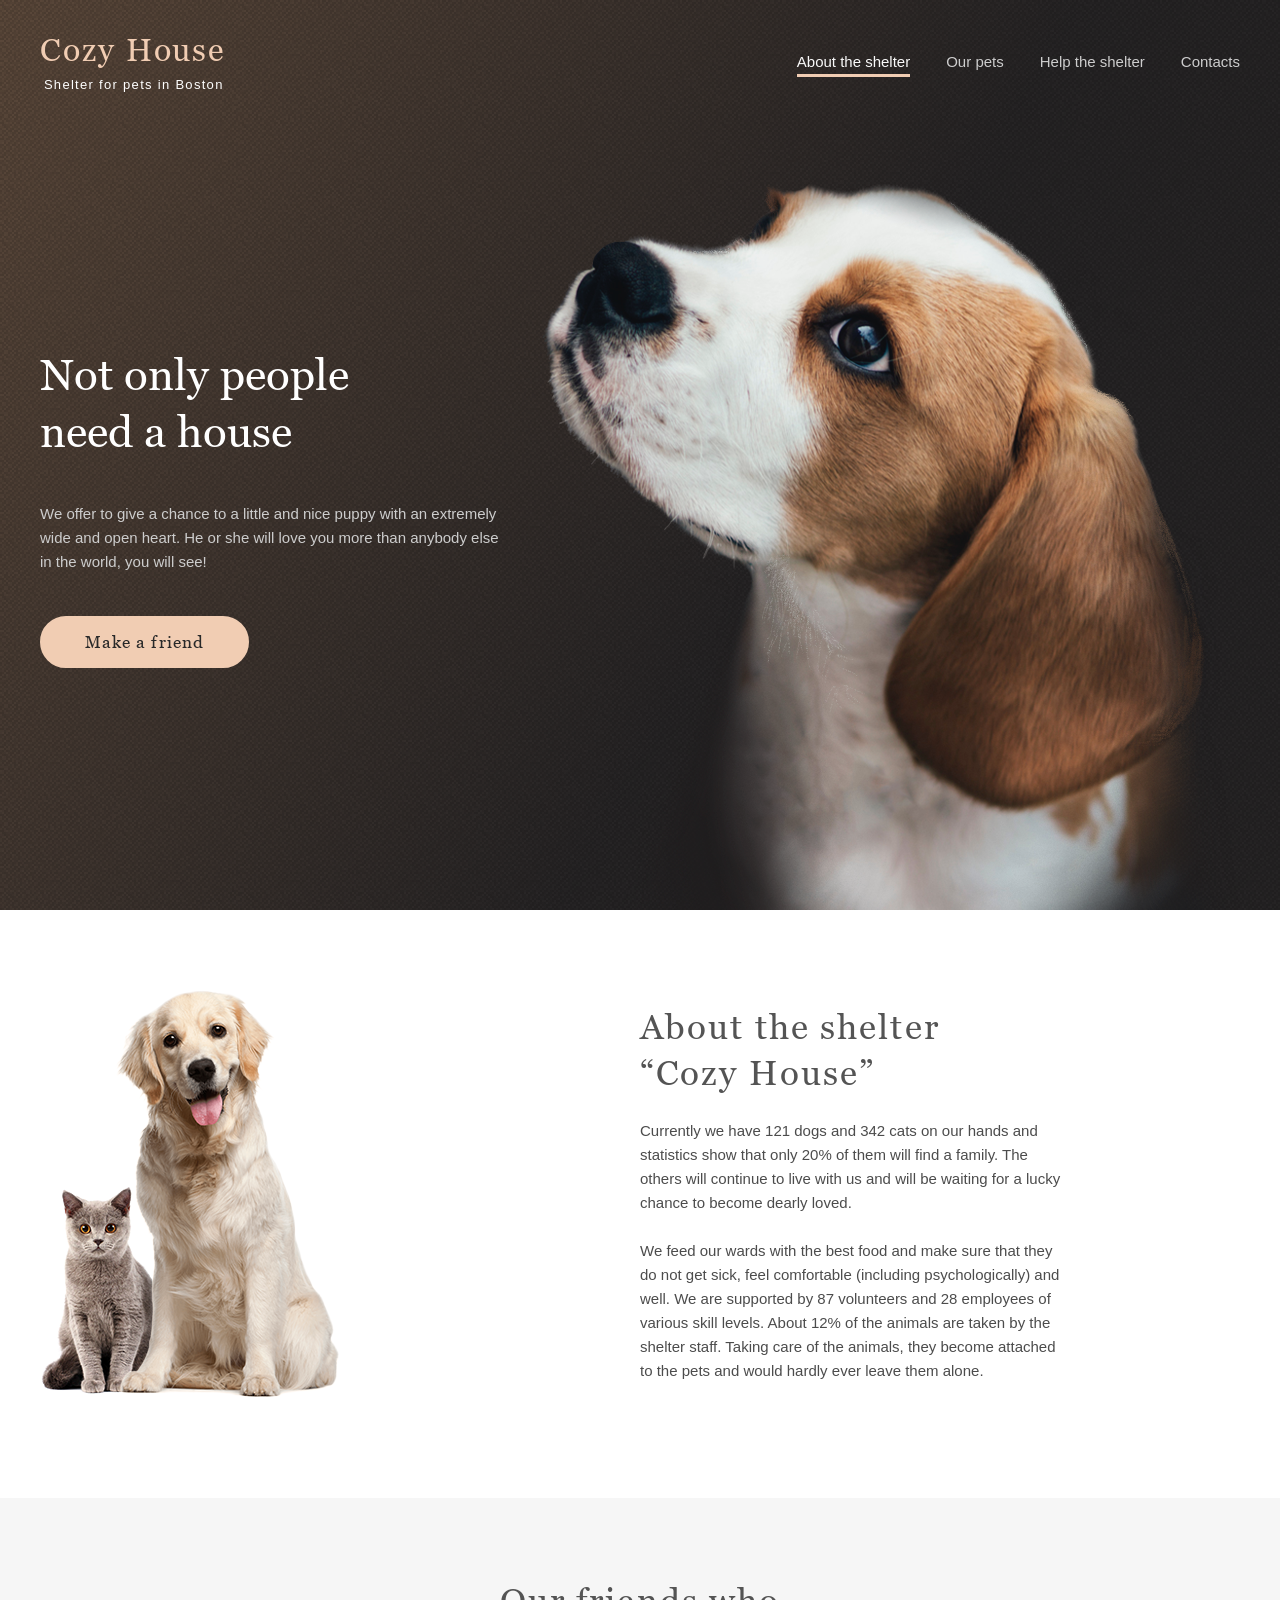
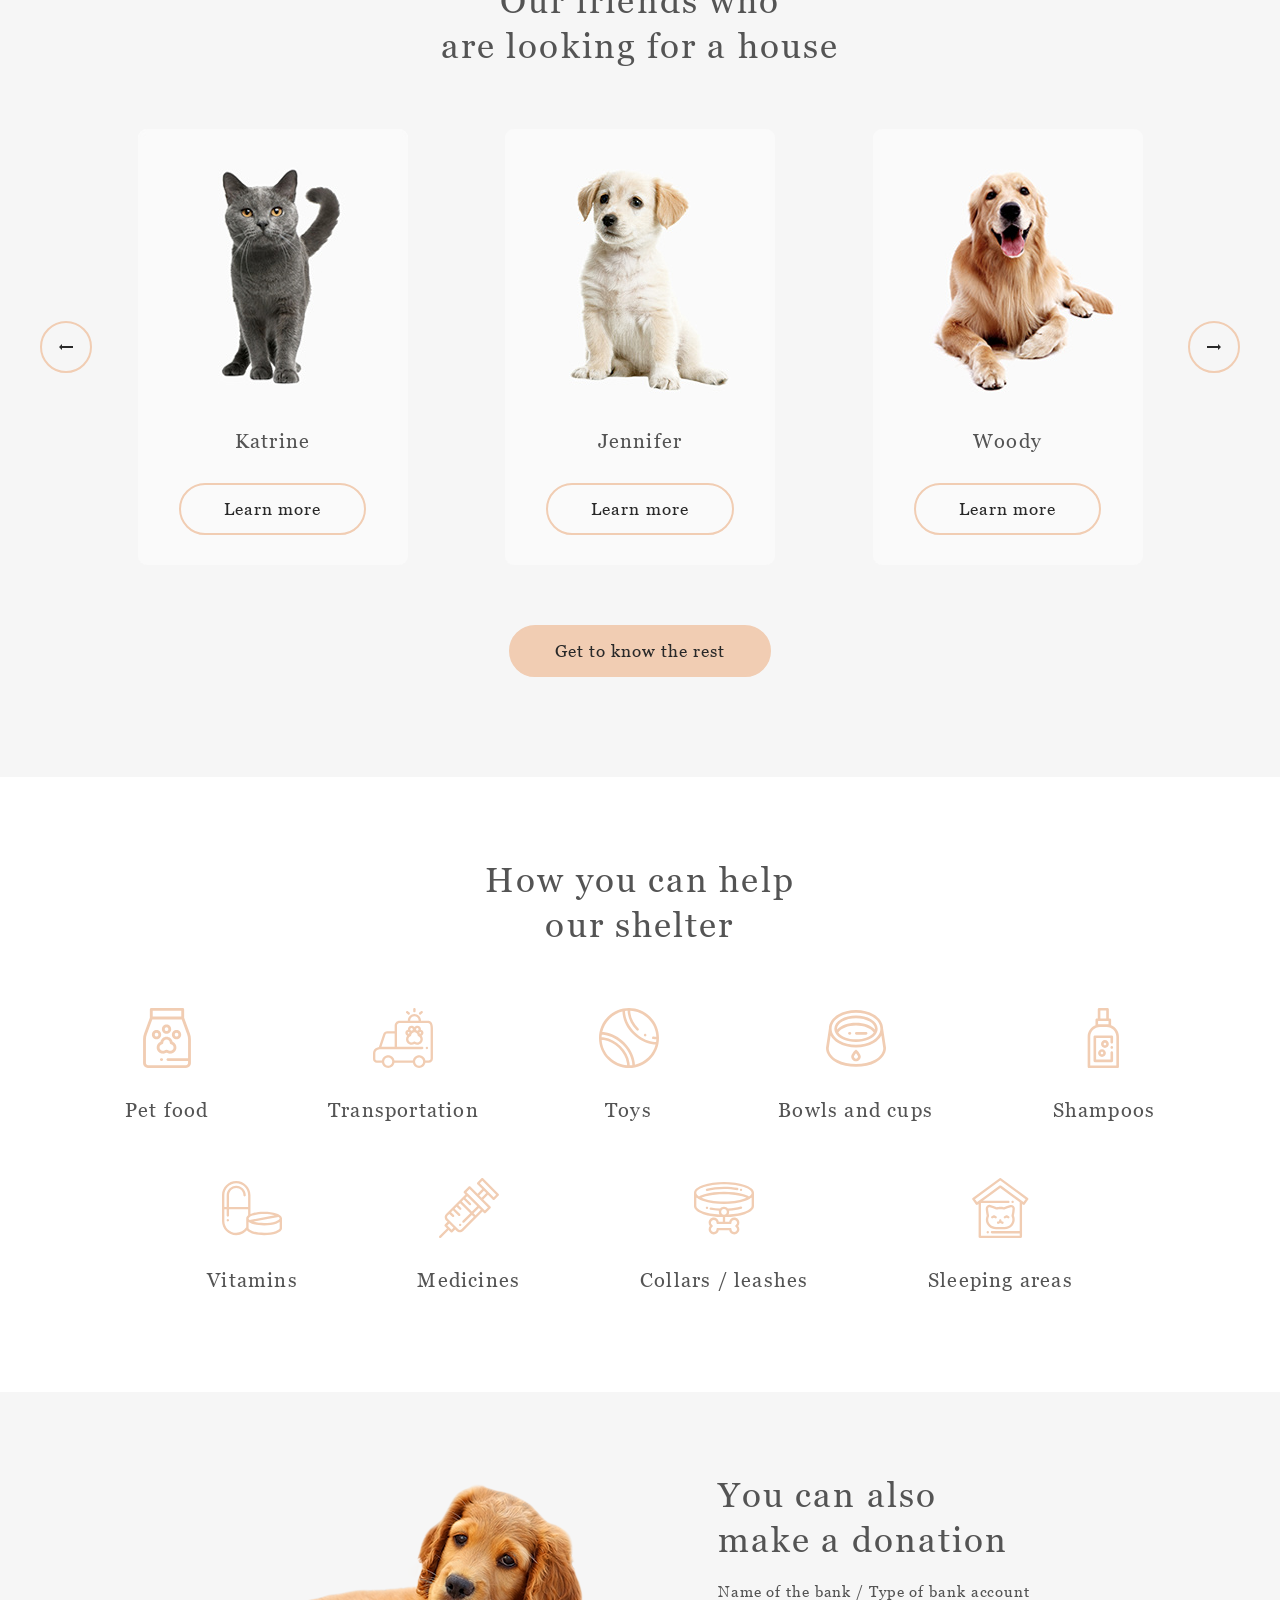
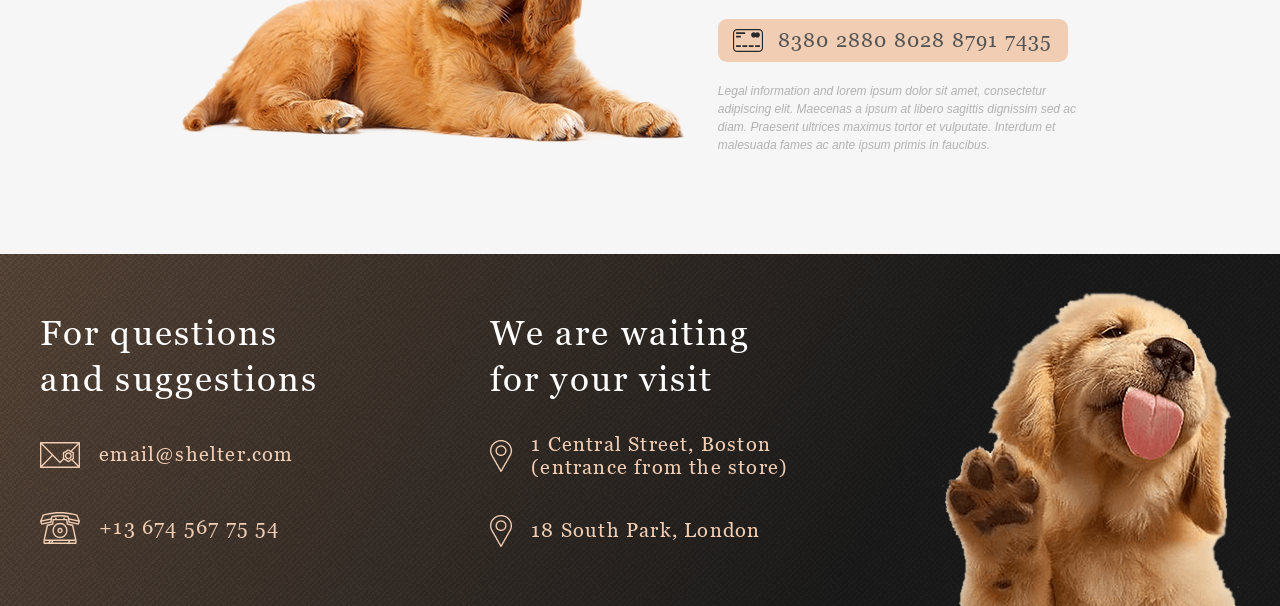
<file: index.html>
<!DOCTYPE html>
<html lang="en">

<head>
	<meta charset="UTF-8">
	<meta name="viewport" content="width=device-width, initial-scale=1">

	<title>Cozy Hose &bull; Main page</title>

	<link rel="icon" href="assets/icons/dog-face.svg" type="image/svg+xml">
	<link rel="stylesheet" href="css/main.css">

	<script defer src="js/score.js"></script>
</head>

<body>
	<section class="section" id="start">
		<header class="header">
			<div class="container header__container">
				<a class="logo" href="">
					<h1 class="logo__title">Cozy House</h1>
					<p class="logo__slogan">Shelter for pets in Boston</p>
				</a>
				
				<nav class="nav">
					<ul class="nav__list">
						<li class="nav__item"><a class="nav__link nav__link--active" href="#about">About the shelter</a></li>
						<li class="nav__item"><a class="nav__link" href="pets.html">Our pets</a></li>
						<li class="nav__item"><a class="nav__link" href="#help">Help the shelter</a></li>
						<li class="nav__item"><a class="nav__link" href="#contacts">Contacts</a></li>
					</ul>
				</nav>
			</div>
		</header>

		<div class="container section__container">
			<div class="section__content">
				<h2 class="section__title">Not only people need a house</h2>
				<p class="section__text">We offer to give a chance to a little and nice puppy with an extremely wide and open heart. He or she will love you more than anybody else in the world, you will see!</p>
				<a class="button" href="#pets">Make a friend</a>
			</div>

			<img class="section__img" src="assets/images/start-screen-puppy.png" alt="Puppy">
		</div>
	</section>

	<section class="section" id="about">
		<div class="container">
			<img class="section__img" src="assets/images/about-pets.png" alt="Dog with cat">

			<div class="section__content">
				<h2 class="section__title">About the shelter “Cozy House”</h2>
				<p class="section__text">Currently we have 121 dogs and 342 cats on our hands and statistics show that only 20% of them will find a family. The others will continue to live with us and will be waiting for a lucky chance to become dearly loved.</p>
				<p class="section__text">We feed our wards with the best food and make sure that they do not get sick, feel comfortable (including psychologically) and well. We are supported by 87 volunteers and 28 employees of various skill levels. About 12% of the animals are taken by the shelter staff. Taking care of the animals, they become attached to the pets and would hardly ever leave them alone.</p>
			</div>
		</div>
	</section>

	<section class="section pets" id="pets">
		<div class="container">
			<h2 class="section__title">Our friends who<br/>are looking for a house</h2>

			<div class="slider">
				<ul class="slider__list">
					<li class="card">
						<img class="card__img" src="assets/images/pet-katrine.jpg" alt="Cat Katrine">
						<h3 class="card__title">Katrine</h3>
						<button class="button button--alt">Learn more</button>
					</li>

					<li class="card">
						<img class="card__img" src="assets/images/pet-jennifer.jpg" alt="Dog Jennifer">
						<h3 class="card__title">Jennifer</h3>
						<button class="button button--alt">Learn more</button>
					</li>

					<li class="card">
						<img class="card__img" src="assets/images/pet-woody.jpg" alt="Dog Woody">
						<h3 class="card__title">Woody</h3>
						<button class="button button--alt">Learn more</button>
					</li>
				</ul>

				<div class="slider__nav">
					<button class="button button--alt button--nav button--prev">
						<svg class="button__icon" width="14" height="14" viewBox="0 0 14 6" fill="none" xmlns="http://www.w3.org/2000/svg">
							<path d="M14 2V4H3V6L0 3L3 0V2H14Z" fill="#292929" />
						</svg>
						<span class="button__text">Previous</span>
					</button>

					<button class="button button--alt button--nav button--next">
						<svg class="button__icon" width="14" height="14" viewBox="0 0 14 6" fill="none" xmlns="http://www.w3.org/2000/svg">
							<path d="M14 2V4H3V6L0 3L3 0V2H14Z" fill="#292929" />
						</svg>
						<span class="button__text">Next</span>
					</button>
				</div>
			</div>

			<a class="button" href="pets.html">Get to know the rest</a>
		</div>
	</section>

	<section class="section" id="help">
		<div class="container">
			<h2 class="section__title">How you can help<br />our shelter</h2>

			<ul class="help__list">
				<li class="help__item">
					<img class="help__icon" src="assets/icons/icon-pet-food.svg" alt="Bottle">
					<h3 class="help__title">Pet food</h3>
				</li>

				<li class="help__item">
					<img class="help__icon" src="assets/icons/icon-transportation.svg" alt="Car">
					<h3 class="help__title">Transportation</h3>
				</li>

				<li class="help__item">
					<img class="help__icon" src="assets/icons/icon-toys.svg" alt="Ball">
					<h3 class="help__title">Toys</h3>
				</li>

				<li class="help__item">
					<img class="help__icon" src="assets/icons/icon-bowls-and-cups.svg" alt="Bowl">
					<h3 class="help__title">Bowls and cups</h3>
				</li>

				<li class="help__item">
					<img class="help__icon" src="assets/icons/icon-shampoos.svg" alt="Shampoo">
					<h3 class="help__title">Shampoos</h3>
				</li>

				<li class="help__item">
					<img class="help__icon" src="assets/icons/icon-vitamins.svg" alt="Pills">
					<h3 class="help__title">Vitamins</h3>
				</li>

				<li class="help__item">
					<img class="help__icon" src="assets/icons/icon-medicines.svg" alt="Syringe">
					<h3 class="help__title">Medicines</h3>
				</li>

				<li class="help__item">
					<img class="help__icon" src="assets/icons/icon-collars-leashes.svg" alt="Collar">
					<h3 class="help__title">Collars / leashes</h3>
				</li>

				<li class="help__item">
					<img class="help__icon" src="assets/icons/icon-sleeping-area.svg" alt="Booth">
					<h3 class="help__title">Sleeping areas</h3>
				</li>
			</ul>
		</div>
	</section>

	<section class="section" id="donation">
		<div class="container">
			<img class="section__img" src="assets/images/donation-dog.png" alt="Sad dog">

			<div class="section__content">
				<h2 class="section__title">You can also<br />make a donation</h2>
				<p class="section__subtitle">Name of the bank / Type of bank account</p>

				<a class="bank-card" href="">
					<img class="bank-card__icon" src="assets/icons/credit-card.svg" alt="Bank card">
					<span class="bank-card__number">8380 2880 8028 8791 7435</span>
				</a>

				<p class="section__description">Legal information and lorem ipsum dolor sit amet, consectetur adipiscing elit. Maecenas a ipsum at libero sagittis dignissim sed ac diam. Praesent ultrices maximus tortor et vulputate. Interdum et malesuada fames ac ante ipsum primis in faucibus.</p>
			</div>
		</div>
	</section>

	<footer class="footer section" id="contacts">
		<div class="container">
			<div class="footer__column">
				<h2 class="section__title">For questions and suggestions</h2>

				<ul class="contacts__list">
					<li class="contacts__item">
						<a class="contacts__link" href="mailto:email@shelter.com">
							<img class="contacts__icon" src="assets/icons/icon-email.svg" alt="Envelope">
							<span class="contacts__text">email@shelter.com</span>
						</a>
					</li>

					<li class="contacts__item">
						<a class="contacts__link" href="tel:+136745677554">
							<img class="contacts__icon" src="assets/icons/icon-phone.svg" alt="Phone">
							<span class="contacts__text">+13 674 567 75 54</span>
						</a>
					</li>
				</ul>
			</div>

			<div class="footer__column">
				<h2 class="section__title">We are waiting for your visit</h2>

				<ul class="contacts__list">
					<li class="contacts__item">
						<a class="contacts__link" href="https://maps.app.goo.gl/amMdFjsu1oYTs95K6" target="_blank">
							<img class="contacts__icon" src="assets/icons/icon-marker.png" alt="Marker">
							<span class="contacts__text">1 Central Street, Boston (entrance from the store)</span>
						</a>
					</li>

					<li class="contacts__item">
						<a class="contacts__link" href="https://maps.app.goo.gl/QRbNiAE42L1qrXa69" target="_blank">
							<img class="contact__icon" src="assets/icons/icon-marker.png" alt="Marker">
							<span class="contacts__text">18 South Park, London</span>
						</a>
					</li>
				</ul>
			</div>
			
			<img class="footer__img" src="assets/images/footer-puppy.png" alt="Puppy">
		</div>
	</footer>
</body>

</html>
</file>
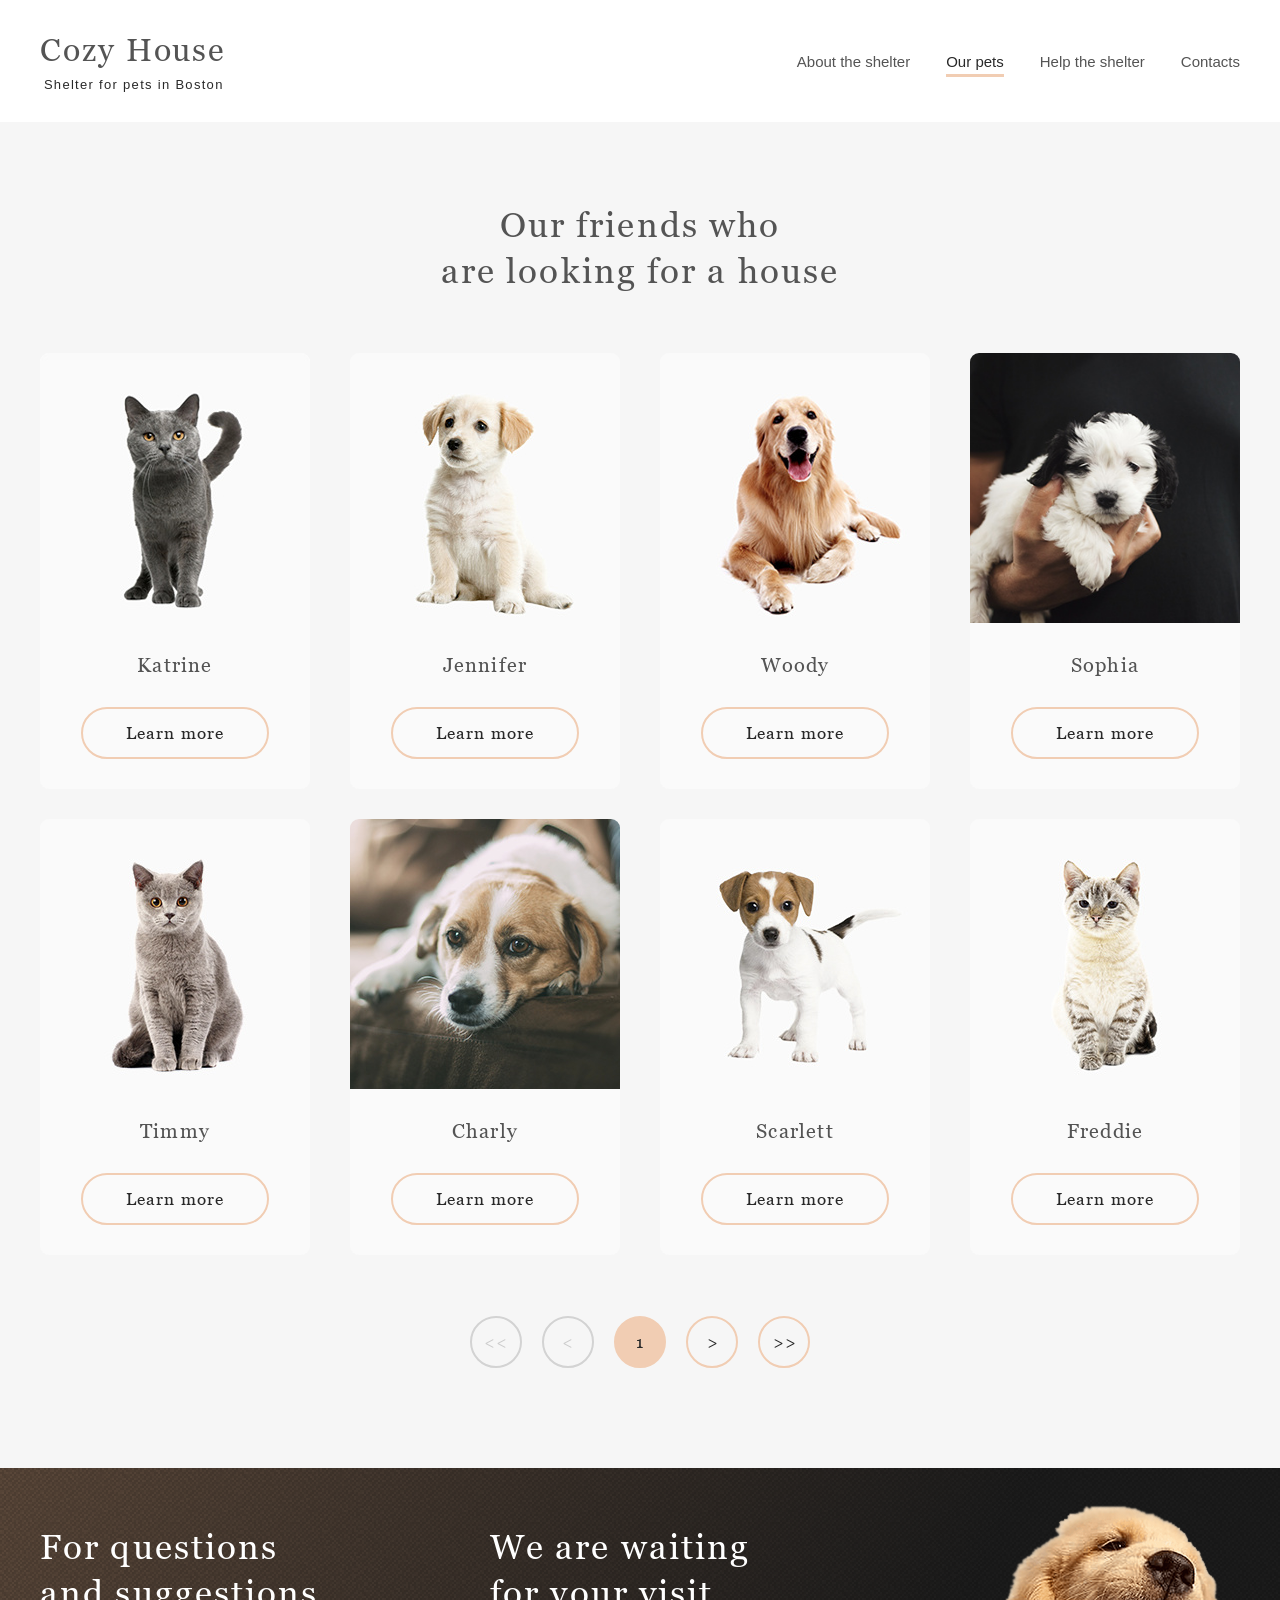
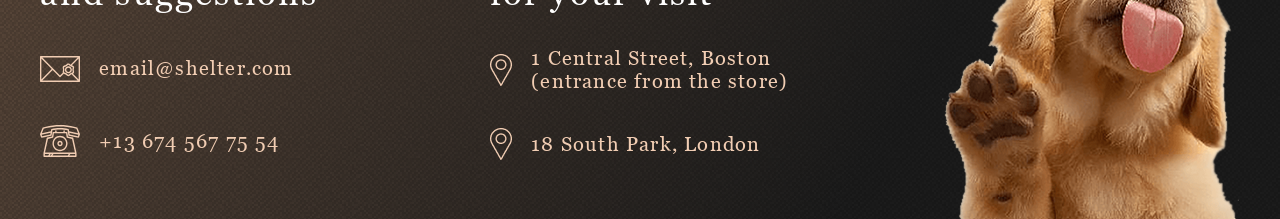
<file: pets.html>
<!DOCTYPE html>
<html lang="en">

<head>
	<meta charset="UTF-8">
	<meta name="viewport" content="width=device-width, initial-scale=1">

	<title>Cozy Hose &bull; Pets page</title>

	<link rel="icon" href="assets/icons/dog-face.svg" type="image/svg+xml">
	<link rel="stylesheet" href="css/pets.css">

	<script defer src="js/score.js"></script>
</head>

<body>
	<header class="header">
		<div class="container header__container">
			<a class="logo" href="index.html">
				<h1 class="logo__title">Cozy House</h1>
				<p class="logo__slogan">Shelter for pets in Boston</p>
			</a>

			<nav class="nav">
				<ul class="nav__list">
					<li class="nav__item"><a class="nav__link" href="index.html">About the shelter</a></li>
					<li class="nav__item"><a class="nav__link nav__link--active" href="pets.html">Our pets</a></li>
					<li class="nav__item"><a class="nav__link" href="index.html#help">Help the shelter</a></li>
					<li class="nav__item"><a class="nav__link" href="#contacts">Contacts</a></li>
				</ul>
			</nav>
		</div>
	</header>

	<section class="section pets">
		<div class="container">
			<h2 class="section__title">Our friends who<br/>are looking for a house</h2>

			<div class="gallery">
				<ul class="gallery__list">
					<li class="card">
						<img class="card__img" src="assets/images/pet-katrine.jpg" alt="Cat Katrine">
						<h3 class="card__title">Katrine</h3>
						<button class="button button--alt">Learn more</button>
					</li>

					<li class="card">
						<img class="card__img" src="assets/images/pet-jennifer.jpg" alt="Dog Jennifer">
						<h3 class="card__title">Jennifer</h3>
						<button class="button button--alt">Learn more</button>
					</li>

					<li class="card">
						<img class="card__img" src="assets/images/pet-woody.jpg" alt="Dog Woody">
						<h3 class="card__title">Woody</h3>
						<button class="button button--alt">Learn more</button>
					</li>

					<li class="card">
						<img class="card__img" src="assets/images/pet-sophia.jpg" alt="Dog Sophia">
						<h3 class="card__title">Sophia</h3>
						<button class="button button--alt">Learn more</button>
					</li>

					<li class="card">
						<img class="card__img" src="assets/images/pet-timmy.jpg" alt="Cat Timmy">
						<h3 class="card__title">Timmy</h3>
						<button class="button button--alt">Learn more</button>
					</li>

					<li class="card">
						<img class="card__img" src="assets/images/pet-charly.jpg" alt="Dog Charly">
						<h3 class="card__title">Charly</h3>
						<button class="button button--alt">Learn more</button>
					</li>

					<li class="card">
						<img class="card__img" src="assets/images/pet-scarlett.jpg" alt="Dog Scarlett">
						<h3 class="card__title">Scarlett</h3>
						<button class="button button--alt">Learn more</button>
					</li>

					<li class="card">
						<img class="card__img" src="assets/images/pet-freddie.jpg" alt="Cat Freddie">
						<h3 class="card__title">Freddie</h3>
						<button class="button button--alt">Learn more</button>
					</li>
				</ul>
				
				<div class="gallery__nav">
					<button class="button button--alt button--nav button--start" disabled>
						<span class="button__icon">&lt;&lt;</span>
						<span class="button__text">Start</span>
					</button>

					<button class="button button--alt button--nav button--prev" disabled>
						<span class="button__icon">&lt;</span>
						<span class="button__text">Previous</span>
					</button>

					<button class="button button--alt button--nav button--number active">
						<span class="button__text">1</span>
					</button>

					<button class="button button--alt button--nav button--next">
						<span class="button__icon">&lt;</span>
						<span class="button__text">Next</span>
					</button>

					<button class="button button--alt button--nav button--end">
						<span class="button__icon">&lt;&lt;</span>
						<span class="button__text">End</span>
					</button>
				</div>
			</div>
		</div>
	</section>

	<footer class="footer section" id="contacts">
		<div class="container">
			<div class="footer__column">
				<h2 class="section__title">For questions and suggestions</h2>

				<ul class="contacts__list">
					<li class="contacts__item">
						<a class="contacts__link" href="mailto:email@shelter.com">
							<img class="contacts__icon" src="assets/icons/icon-email.svg" alt="Envelope">
							<span class="contacts__text">email@shelter.com</span>
						</a>
					</li>

					<li class="contacts__item">
						<a class="contacts__link" href="tel:+136745677554">
							<img class="contacts__icon" src="assets/icons/icon-phone.svg" alt="Phone">
							<span class="contacts__text">+13 674 567 75 54</span>
						</a>
					</li>
				</ul>
			</div>

			<div class="footer__column">
				<h2 class="section__title">We are waiting for your visit</h2>

				<ul class="contacts__list">
					<li class="contacts__item">
						<a class="contacts__link" href="https://maps.app.goo.gl/amMdFjsu1oYTs95K6" target="_blank">
							<img class="contacts__icon" src="assets/icons/icon-marker.png" alt="Marker">
							<span class="contacts__text">1 Central Street, Boston (entrance from the store)</span>
						</a>
					</li>

					<li class="contacts__item">
						<a class="contacts__link" href="https://maps.app.goo.gl/QRbNiAE42L1qrXa69" target="_blank">
							<img class="contact__icon" src="assets/icons/icon-marker.png" alt="Marker">
							<span class="contacts__text">18 South Park, London</span>
						</a>
					</li>
				</ul>
			</div>
			
			<img class="footer__img" src="assets/images/footer-puppy.png" alt="Puppy">
		</div>
	</footer>
</body>

</html>
</file>
<file: css/main.css>
@import url("fonts.css");
@import url("colors.css");

html {
	box-sizing: border-box;
	height: 100%;
	scroll-behavior: smooth;
}

*, ::after, ::before {
	box-sizing: inherit;
}

body {
	height: inherit;
	margin: 0;
}

h1, h2, h3, ul, p {
	margin: 0;
	padding: 0;
}

ul {
	list-style: none;
}

a {
	text-decoration: none;
	transition: 250ms;
}

button {
	transition: 250ms;
}

img {
	object-fit: contain;
}

.container {
	margin: 0 auto;
	max-width: 1280px;
	padding-left: 2.5rem;
	padding-right: 2.5rem;
	padding-top: 5rem;
	padding-bottom: 6.25rem;
}

.section {
	.section__container {
		display: flex;
		justify-content: space-between;
		padding-top: 0;
		padding-bottom: 0;
	}

	.section__content {
		display: flex;
		flex-direction: column;
	}

	.section__title {
		font-size: 2.1875rem;
		line-height: 130%;
		color: var(--color-dark-l);
	}

	.section__text {
		line-height: 160%;
	}
}

.button {
	display: inline-flex;
	padding: 0.82em 2.55em;
	border-radius: 100px;
	border: 2px solid var(--color-primary);
	background-color: var(--color-primary);
	font-size: 1.0625rem;

	color: var(--color-dark-3xl);

	&:hover {
		border-color: var(--color-primary-light);
		background-color: var(--color-primary-light);
	}

	&:disabled {
		pointer-events: none;
		color: var(--color-dark-s);
		filter: grayscale(1);
	}
}

.button--alt {
	background: transparent;
}

.button--nav {
	display: grid;
	place-content: center;
	width: 3.25rem;
	aspect-ratio: 1;
	padding: 0;
	pointer-events: initial;

	.button__text {
		font-size: 0;
		letter-spacing: 0;
	}
}

.button--next,
.button--end {
	.button__icon {
		transform: scaleX(-1);
	}
}

.button--number {
	.button__text {
		font-size: inherit;
		letter-spacing: inherit;
	}

	.active& {
		background-color: var(--color-primary);
		pointer-events: none;
	}
}

.header {
	.header__container {
		display: flex;
		justify-content: space-between;
		padding-top: 1.875rem;
		padding-bottom: 1.875rem;
	}
}

.logo {
	.logo__title {
		color: var(--color-primary);
		font-size: 2rem;
		transition: 250ms;
	}

	.logo__slogan {
		margin-top: 0.7em;
		margin-left: 0.3em;
		color: var(--color-light-xl);
		font-size: 0.8125rem;
		letter-spacing: 0.1em;
	}

	&:hover {
		.logo__title {
			color: var(--color-primary-light);
		}
	}
}

.nav {
	align-content: center;

	.nav__list {
		display: flex;
		gap: 2.4em;
	}

	.nav__link {
		display: inline-flex;
		font-family: var(--font-family-secondary);
		letter-spacing: 0em;
		color: var(--color-dark-s);

		&:hover {
			color: var(--color-light-s);
		}
	}

	.nav__link--active {
		position: relative;
		color: var(--color-light-s);
		pointer-events: none;

		&::after {
			position: absolute;
			content: "";
			bottom: -7px;
			width: 100%;
			height: 3px;
			background-color: var(--color-primary);
		}
	}
}

#start {
	background: var(--background-start);

	.section__content {
		align-items: baseline;
		gap: 2.6rem;
		padding-top: 14rem;
		padding-bottom: 15.15rem;
	}

	.section__title {
		max-width: 310px;
		font-size: 2.75rem;
		letter-spacing: 0em;
		color: var(--color-light-xl);
	}

	.section__text {
		max-width: 460px;
		color: var(--color-dark-s);
	}

	.section__img {
		align-self: end;
		object-fit: contain;
	}
}

#about {
	background-color: var(--color-light-xl);

	.container {
		display: grid;
		grid-template-columns: repeat(2, 1fr);
		justify-self: end;
		align-items: center;
	}

	.section__content {
		max-width: 430px;
		gap: 1.5rem;
	}

	.section__title {
		max-width: 370px;
	}

	.section__text {
		color: var(--color-dark-xl);
	}
}

.pets {
	background: var(--color-light-l);

	.container {
		display: flex;
		flex-direction: column;
		align-items: center;
		gap: 3.75rem;
	}

	.section__title {
		text-align: center;
	}
}

.slider {
	position: relative;
	width: 100%;

	.slider__list {
		display: flex;
		justify-content: space-evenly;
	}

	.slider__nav {
		position: absolute;
		top: 50%;
		display: flex;
		width: 100%;
		justify-content: space-between;
		transform: translateY(-50%);
		pointer-events: none;
	}
}

.card {
	display: flex;
	flex-direction: column;
	align-items: center;
	gap: 1.87rem;
	border-radius: 9px;
	padding-bottom: 1.9rem;
	background: var(--color-light-s);
	overflow: hidden;
	cursor: pointer;
	transition: 250ms;

	.card__img {
		width: 270px;
		aspect-ratio: 1;
		object-fit: cover;
	}

	.card__title {
		font-size: 1.25rem;
		color: var(--color-dark-l);
	}

	&:hover {
		background: var(--color-light-xl);
		box-shadow: 0 2px 35px 14px rgba(13, 13, 13, 0.04);
	}
}

#help {
	background: var(--color-light-xl);

	.container {
		display: grid;
		gap: 3.75rem;
	}

	.section__title {
		text-align: center;
	}
}

.help__list {
	display: flex;
	flex-wrap: wrap;
	justify-content: center;
	gap: 3.5rem 0;
}

.help__item {
	display: grid;
	padding: 0 3.74rem;
	justify-items: center;
	gap: 1.875rem;
}

.help__title {
	font-size: 1.25rem;
	color: var(--color-dark-l);
}

#donation {
	background: var(--color-light-l);

	.container {
		display: flex;
		justify-content: center;
		gap: 1.92rem;
	}

	.section__content {
		max-width: 380px;
		align-items: baseline;
		gap: 1.25rem;

		.section__subtitle {
			font-family: var(--font-family-primary);
			line-height: 110%;
			letter-spacing: 0.06em;
			color: var(--color-dark-l);
		}

		.section__description {
			font-style: italic;
			font-size: 0.75rem;
			line-height: 150%;
			color: var(--color-dark-m);
		}
	}
}

.bank-card {
	display: flex;
	border-radius: 9px;
	padding: 0.5em 0.75em;
	background: var(--color-primary);
	font-size: 1.25rem;
	line-height: 115%;
	letter-spacing: 0.06em;
	color: var(--color-dark-l);
	gap: 0.75em;

	&:hover {
		background: var(--color-primary-light);
	}
}

.footer {
	background: var(--background-footer);

	.container {
		padding-top: 0;
		padding-bottom: 0;
		display: grid;
		grid-template-columns: repeat(3, 300px);
		justify-content: space-between;
	}

	.section__title {
		color: var(--color-light-xl);
	}

	.footer__column {
		display: grid;
		gap: 2rem;
		padding: 3.5rem 0;
	}

	.footer__img {
		justify-self: end;
		align-self: end;
	}

	.contacts__list {
		display: grid;
		gap: 2.2rem;
	}

	.contacts__icon {
		object-fit: none;
	}

	.contacts__link {
		display: inline-flex;
		align-items: center;
		gap: 1.2rem;
		font-size: 1.25rem;
		line-height: 115%;
		color: var(--color-primary);
		text-decoration: underline;
		text-decoration-color: transparent;

		&:hover {
			color: var(--color-primary-light);
			text-decoration-color: currentColor;
		}
	}
}
</file>
<file: css/pets.css>
@import url("main.css");

.header {
	background: var(--color-light-xl);
}

.logo {
	.logo__title {
		color: var(--color-dark-l);
	}

	.logo__slogan {
		color: var(--color-dark-3xl);
	}

	&:hover {
		.logo__title {
			color: var(--color-dark-3xl);
		}
	}
}

.nav {
	.nav__link {
		color: var(--color-dark-l);

		&:hover {
			color: var(--color-dark-3xl);
		}
	}

	.nav__link--active {
		color: var(--color-dark-3xl);
	}
}

.gallery {
	display: grid;
	gap: 3.8rem;

	.gallery__list {
		display: flex;
		flex-wrap: wrap;
		justify-content: space-between;
		gap: 1.875rem 2.5rem;
	}

	.gallery__nav {
		display: flex;
		justify-content: center;
		gap: 1.25rem;
	}
}
</file>
